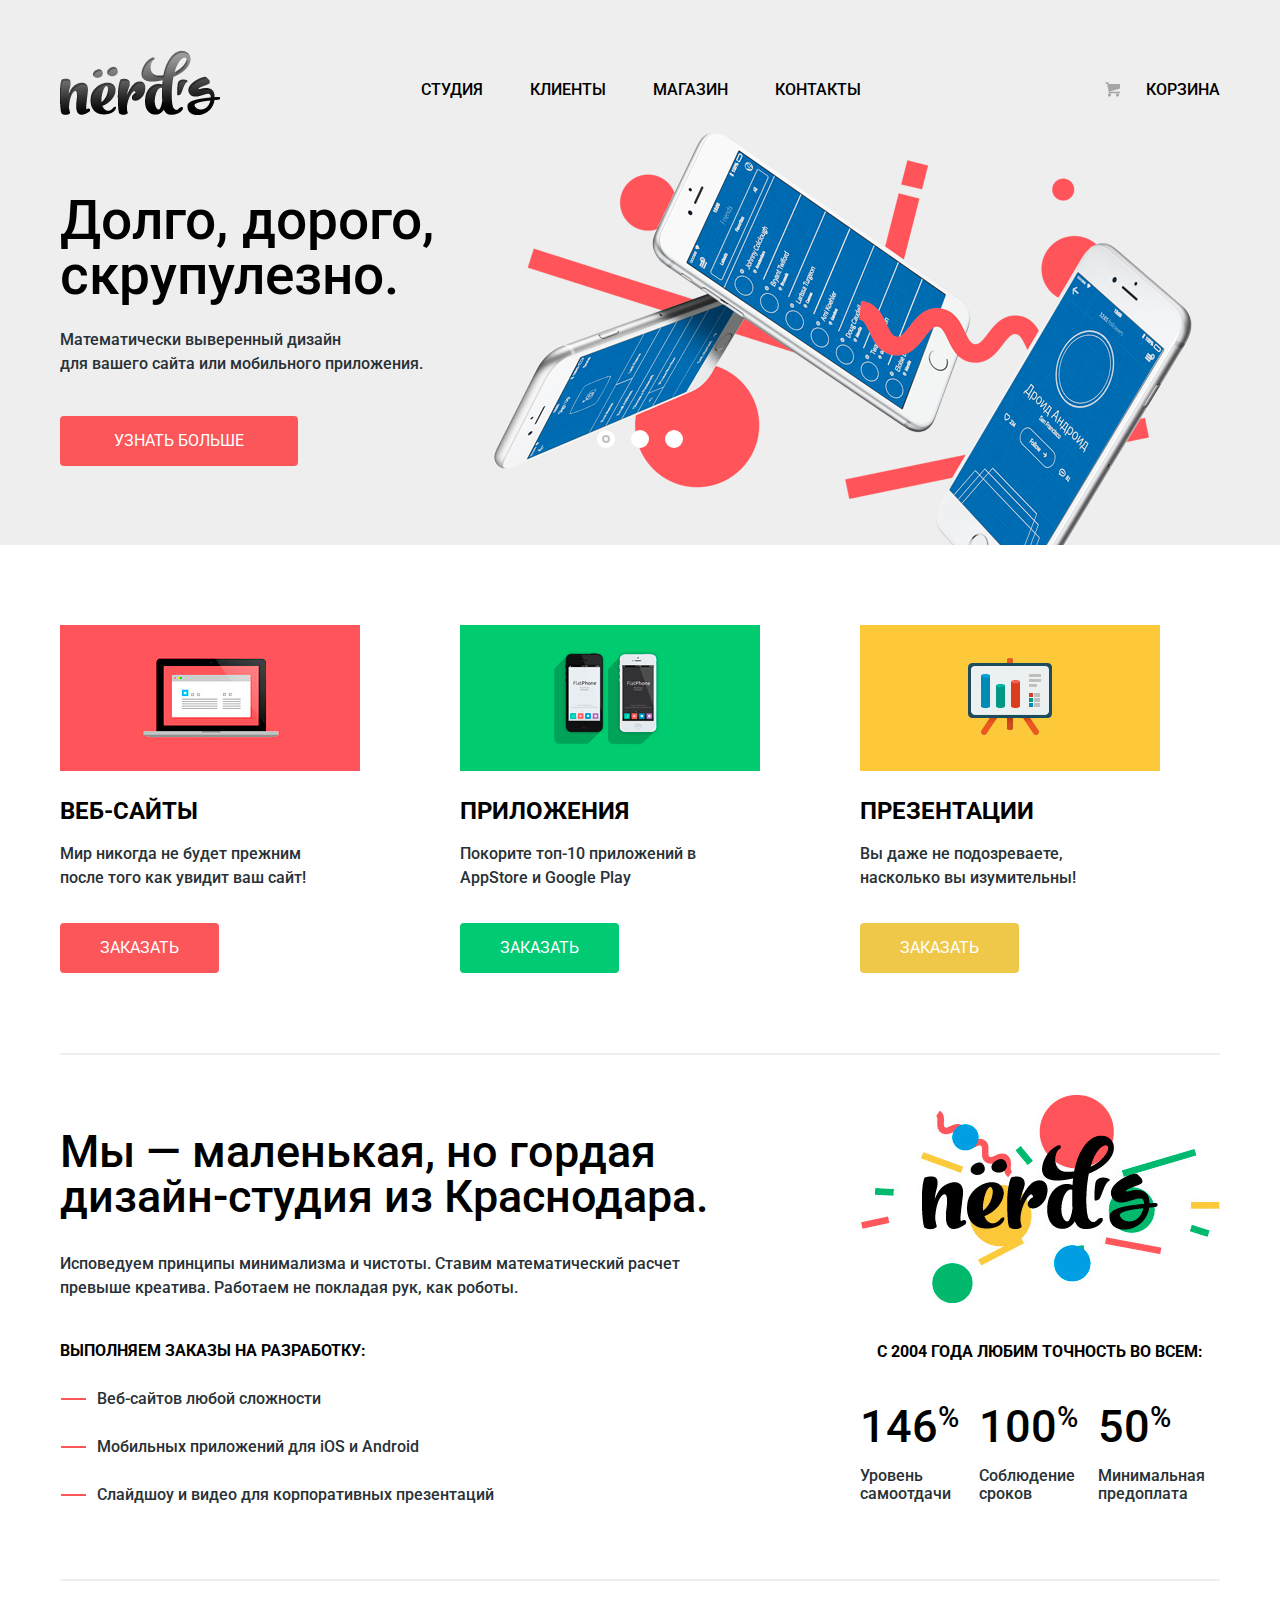
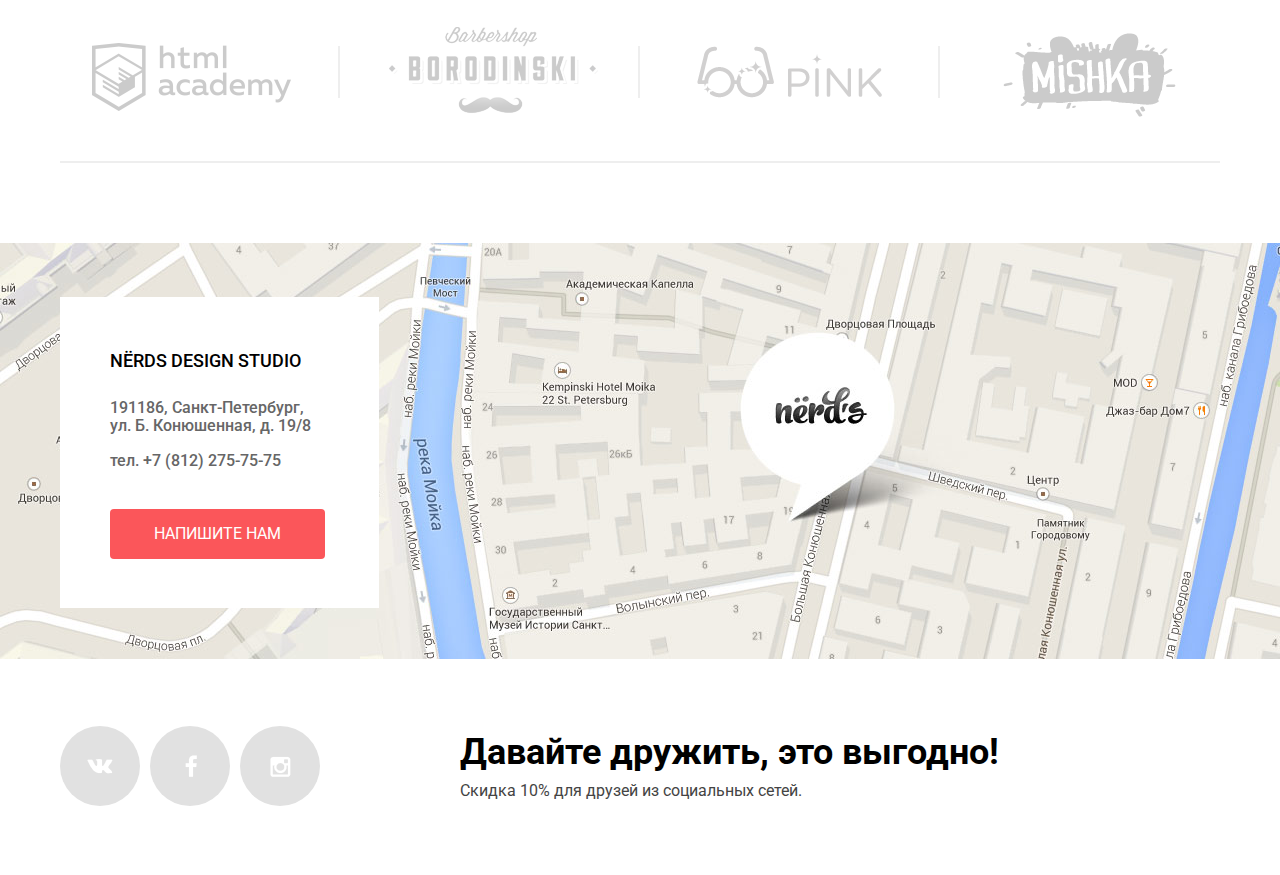
<file: index.html>
<!DOCTYPE html>
<html lang="ru">
  <head>
    <meta charset="utf-8">
    <title>HTML Academy: Нёрдс</title>
    <link href="https://fonts.googleapis.com/css?family=Roboto:400,500,700&amp;subset=cyrillic" rel="stylesheet">
    <link rel="stylesheet" href="css/normalize.css">
    <link href="css/style.css" rel="stylesheet">
  </head>
  <body>
    <header class="main-header">
      <div class="container clearfix">
        <nav class="main-navigation">
          <a class="logo logo-index-page">
            <img src="img/logo-nerds.png" width="160" height="65" alt="Логотип Нердс">
          </a>
          <ul>
            <li>
              <a href="#">Студия</a>
            </li>
            <li>
              <a href="#">Клиенты</a>
            </li>
            <li>
              <a href="catalog.html">Магазин</a>
            </li>
            <li>
              <a href="#">Контакты</a>
            </li>
          </ul>
        </nav>
        <div class="user-block">
          <a class="cart" href="#"><span>Корзина</span></a>
        </div>
      </div>

      <div class="container">
        <div class="slider">
          <input type="radio" id="btn-1" name="toggle" checked>
          <input type="radio" id="btn-2" name="toggle">
          <input type="radio" id="btn-3" name="toggle">
          <div class="slider-controls">
            <label for="btn-1"></label>
            <label for="btn-2"></label>
            <label for="btn-3"></label>
          </div>
          <div class="slides">
            <div class="slide">
              <div class="slider-info">
                <p class="slogan"><b>Долго, дорого, <br> скрупулезно.</b></p>
                <p class="slider-text">Математически выверенный дизайн <br>для вашего сайта или мобильного приложения.</p>
                <a class="btn" href="#">Узнать больше</a>
              </div>
            </div>
            <div class="slide">
              <div class="slider-info">
                <p class="slogan"><b>Любим математику как никто другой</b></p>
                <p class="slider-text">Никакого креатива, только математические формулы для расчета идеальных пропорций.</p>
                <a class="btn" href="#">Узнать больше</a>
              </div>
            </div>
            <div class="slide">
              <div class="slider-info">
                <p class="slogan"><b>Только ночь, <br>только хардкор</b></p>
                <p class="slider-text">Работать днем, как все? Мы против этого. <br>Ближе к полуночи работа только начинается.</p>
                <a class="btn" href="#">Узнать больше</a>
              </div>
            </div>
          </div>
        </div>
      </div>
    </header>


    <main class="container">
      <section class="services clearfix">
        <div class="services-item services-item-1">
          <h2 class="services-name">Веб-сайты</h2>
          <p>Мир никогда не будет прежним после того как увидит ваш сайт!</p>
          <a class="btn" href="#">Заказать</a>
        </div>
        <div class="services-item services-item-2">
          <h2 class="services-name">Приложения</h2>
          <p>Покорите топ-10 приложений в AppStore и Google Play</p>
          <a class="btn" href="#">Заказать</a>
        </div>
        <div class="services-item services-item-3">
          <h2 class="services-name">Презентации</h2>
          <p>Вы даже не подозреваете, насколько вы изумительны!</p>
          <a class="btn" href="#">Заказать</a>
        </div>
      </section>

      <section class="index-content clearfix">
        <div class="index-content-left">
          <p class="about-us"><b>Мы — маленькая, но гордая дизайн-студия из Краснодара. </b></p>
          <p>Исповедуем принципы минимализма и чистоты. Ставим математический расчет превыше креатива. Работаем не покладая рук, как роботы.</p>
          <p class="we-do"><b>Выполняем заказы на разработку:</b></p>
          <ul class="index-content-services">
            <li>Веб-сайтов любой сложности</li>
            <li>Мобильных приложений для iOS и Android</li>
            <li>Слайдшоу и видео для корпоративных презентаций</li>
          </ul>
        </div>
        <div class="index-content-right">
          <img src="img/bg-nerds.jpg" width="360" height="208" alt="Логотип">
          <p><b>с 2004 года Любим точность во всем:</b></p>
          <div class="benefits">
            <div class="benefits-rate">146<sup>%</sup></div >
            <div  class="benefits-value">Уровень самоотдачи</div >
          </div>
          <div class="benefits">
            <div class="benefits-rate">100<sup>%</sup></div>
            <div class="benefits-value">Соблюдение сроков</div>
          </div>
          <div class="benefits">
            <div class="benefits-rate">50<sup>%</sup></div>
            <div class="benefits-value">Минимальная предоплата</div>
          </div>
        </div>
      </section>

      <section class="partners">
        <ul class="logo-partners">
          <li>
            <a href="#">
              <img src="img/logo-htmlacademy.png" width="260" height="180" alt="HTML Academy">
            </a>
          </li>
          <li>
            <a href="#">
              <img src="img/logo-barbershop.png" width="260" height="180" alt="Barbershop Borodinski">
            </a>
          </li>
          <li>
            <a href="#">
              <img src="img/logo-pink.png" width="260" height="180" alt="Pink">
            </a>
          </li>
          <li>
            <a href="#">
              <img src="img/logo-mishka.png" width="260" height="180" alt="Mishka">
            </a>  
          </li>
        </ul>
      </section>
    </main>


    <footer class="main-footer">
      <section class="location">
        <div id="map" class="map"></div>
        <div class="container">
          <div class="contacts">
            <div class="contacts-title">Nërds design studio</div>
            <div class="contacts-catalog-item address">
               191186, Санкт-Петербург, <br>
                ул. Б. Конюшенная, д. 19/8
            </div>
            <div class="contacts-catalog-item tel">тел. +7 (812) 275-75-75</div>
            <a class="btn write-us" href="#">Напишите нам</a>
          </div>
        </div>  
      </section> 
      <div class="container">
        <div class="footer-bottom clearfix">
          <section class="social">
            <a class="social-btn social-btn-vk" href="#">Вконтакте</a>
            <a class="social-btn social-btn-fb" href="#">Фейсбук</a>
            <a class="social-btn social-btn-inst" href="#">Инстаграм</a>
          </section>
          <section class="footer-text">
            <h3 class="join-us">Давайте дружить, это выгодно!</h3>
            <p>Скидка 10% для друзей из социальных сетей.</p>
          </section>
        </div>
      </div>
    </footer>

    <div class="modal-content">
      <button class="modal-content-close" type="button" title="Закрыть">Закрыть</button>
      <h2 class="modal-content-title">Напишите нам</h2>
      <form class="login-form" action="https://echo.htmlacademy.ru" method="post">
        <div class="info clearfix">
          <label class="login-input">
            Ваше имя:
            <input type="text" name="login" placeholder="Представьтесь, пожалуйста">
          </label>
          <label class="email">
            Ваш e-mail:
            <input type="email" name="email" placeholder="Для отправки ответа">
          </label>
        </div>
        <label class="comment">
          Текст письма:
          <textarea name="comment" rows="10" placeholder="В свободной форме"></textarea>
        </label>
        <input class="btn" type="submit" value="Отправить">
      </form>
    </div>
    <div class="modal-overlay"></div>

    <script src="https://api-maps.yandex.ru/2.1/?lang=ru_RU" type="text/javascript"></script>
    <script src="js/script.js"></script>
    <script src="js/modal-content.js"></script>

  </body>
</html>
</file>
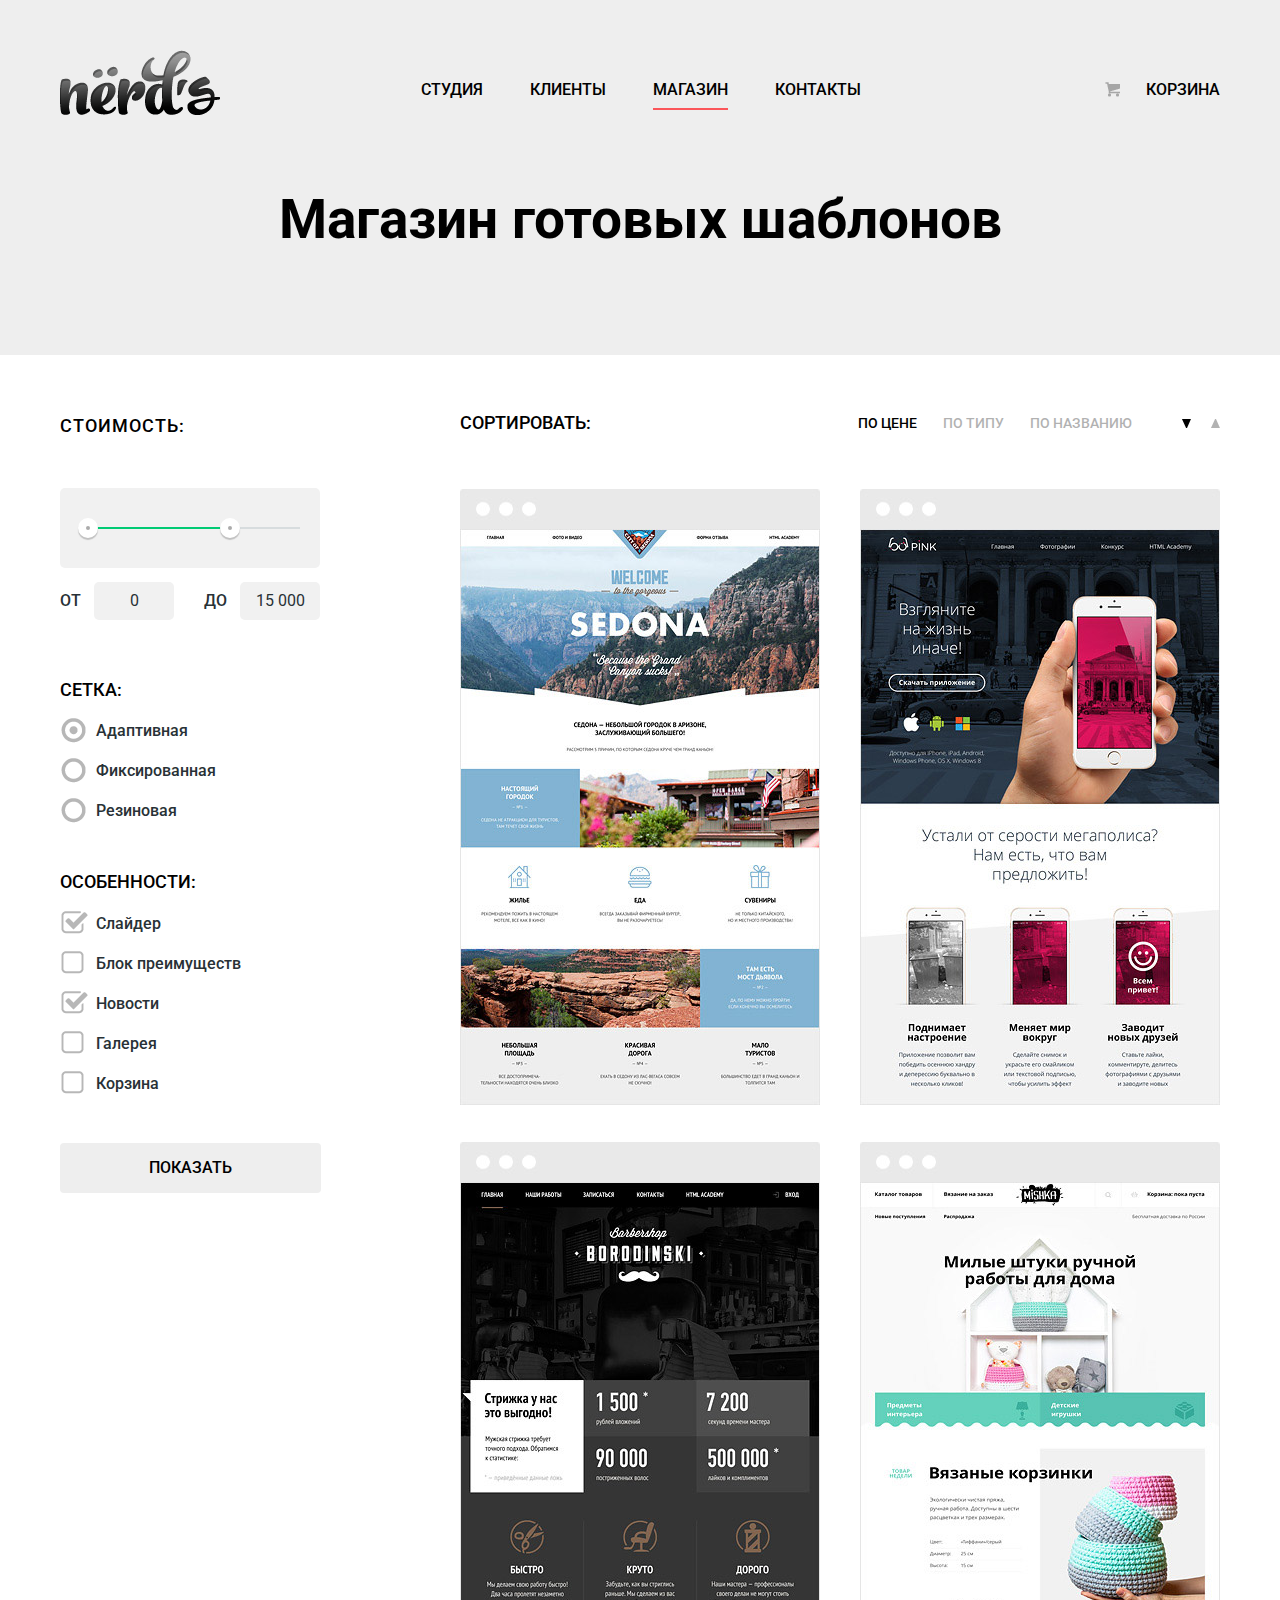
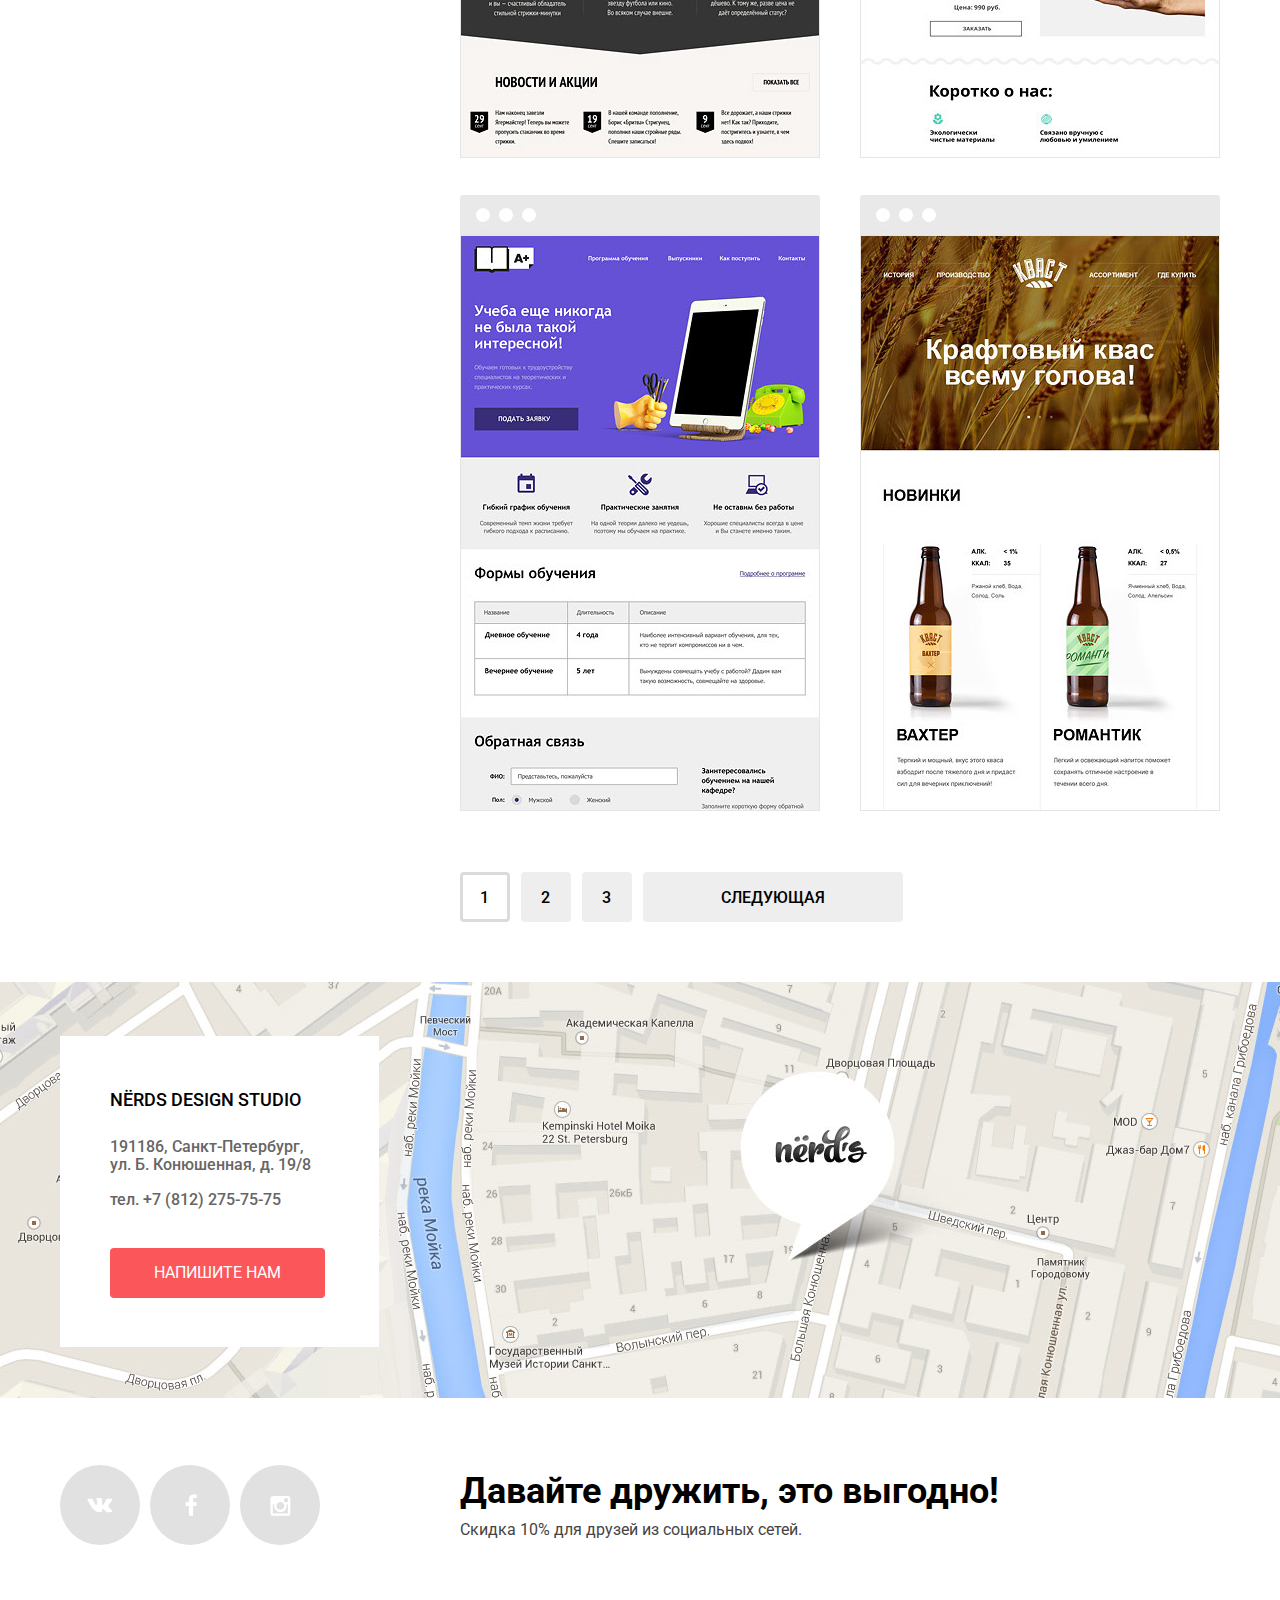
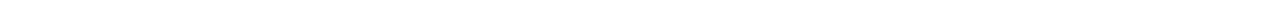
<file: catalog.html>
<!DOCTYPE html>
<html lang="ru">
  <head>
    <meta charset="utf-8">
    <title>HTML Academy: Нёрдс</title>
    <link href="https://fonts.googleapis.com/css?family=Roboto:400,500,700&amp;subset=cyrillic" rel="stylesheet">
    <link rel="stylesheet" href="css/normalize.css">
    <link href="css/style.css" rel="stylesheet">
  </head>
  <body>
    <header class="main-header">
      <div class="container clearfix">
        <nav class="main-navigation">
          <a class="logo" href="index.html">
            <img src="img/logo-nerds.png" width="160" height="65" alt="Логотип Нердс">
          </a>
          <ul>
            <li>
              <a href="#">Студия</a>
            </li>
            <li>
              <a href="#">Клиенты</a>
            </li>
            <li class="active">
              <a>Магазин</a>
            </li>
            <li>
              <a href="#">Контакты</a>
            </li>
          </ul>
        </nav>
        <div class="user-block">
          <a class="cart" href="#">Корзина</a>
        </div>
      </div>
      <div class="container">
        <div class="main-title">
          <h1>Магазин готовых шаблонов</h1>
        </div>
      </div>
    </header>


    <main class="container clearfix">
      <section class="container-left clearfix">
        <form action="https://echo.htmlacademy.ru" method="get">
          <div class="range-filter">
            <p class="filter-title">Стоимость:</p>
            <div class="range-controls">
                <div class="scale">
                    <div class="bar"></div>
                </div>
                <div class="toggle min-toggle"></div>
                <div class="toggle max-toggle"></div>
            </div>
            <div class="price-controls">
                <label class="min-price">от <input name="min-price" type="text" value="0"></label>
                <label class="max-price">до <input name="max-price" type="text" value="15 000"></label>
            </div>
          </div>
          <div class="filter-radiobutton">
            <p class="filter-title">Сетка:</p>
            <ul class="radiobutton">
              <li class="radiobutton-input">
                <input type="radio" name="gridtype" value="Адаптивная" id="adoptive" checked>
                <label class="grid-radiobutton" for="adoptive">Адаптивная</label>
              </li>
              <li class="radiobutton-input">
                <input type="radio" name="gridtype" value="Фиксированная" id="fixed">
                <label class="grid-radiobutton" for="fixed">Фиксированная</label>
              </li>
              <li class="radiobutton-input">
                <input type="radio" name="gridtype" value="Резиновая" id="flex">
                <label class="grid-radiobutton" for="flex">Резиновая</label> 
              </li>
            </ul>  
          </div>
          <div class="filter-checkbox">
            <p class="filter-title">Особенности:</p>
              <ul class="checkbox">
                <li class="checkbox-input">
                  <input type="checkbox" name="slider-field" value="Слайдер" id="slider" checked>
                  <label class="features-checkbox" for="slider">Слайдер</label>
                </li>
                <li class="checkbox-input">
                  <input type="checkbox" name="features-field" value="Блок преимуществ" id="features">
                  <label class="features-checkbox" for="features">Блок преимуществ</label>
                </li>
                <li class="checkbox-input">
                  <input type="checkbox" name="news-field" value="Новости" id="news" checked>
                  <label class="features-checkbox" for="news">Новости</label>
                </li>
                <li>
                  <input type="checkbox" name="gallery-field" value="Галерея" id="gallery">
                  <label class="features-checkbox" for="gallery">Галерея</label>
                </li>
                <li class="checkbox-input">
                  <input type="checkbox" name="cart-field" value="Корзина" id="cart">
                  <label class="features-checkbox" for="cart">Корзина</label>
                </li>
              </ul>
            </div>
            <div class="submit" > 
              <input class="btn" type="submit" value="Показать">
            </div>
        </form> 
      </section>

      <div class="container-right">
        <section class="horizontal-filter clearfix">
          <p class="filter-title">Сортировать:</p>
          <div class="filter-type">
            <a class="active" href="#">По цене</a>
            <a href="#">По типу</a>
            <a href="#">По названию</a>
            <a class="icon icon-down active" href="#">По уменьшению</a>
            <a class="icon icon-up" href="#">По возрастанию</a>
          </div>
        </section>

        <div class="content">
          <section class="catalog">
            <div class="catalog-item">
              <div class="catalog-item-info">
               <a href="#"><h2 class="info-title">Sedona</h2></a>
               <p class="info-text">Информационный сайт для туристов</p>
               <a  class="info-price btn" href="#">9900 руб.</a>
              </div>
              <img src="img/img-sedona.jpg" width="360" height="616" alt="Sedona">
            </div>
            <div class="catalog-item">
                <div class="catalog-item-info">
                  <a href="#"><h2 class="info-title">Pink APP</h2></a>
                  <p class="info-text long-text">Продуктовый лендинг приложения для iOS и Android</p>
                  <a  class="info-price btn" href="#">9900 руб.</a>
                </div>
                <img src="img/img-pink.jpg" width="360" height="616" alt="Pink APP">
            </div>
            <div class="catalog-item">
              <div class="catalog-item-info">
                <a href="#"><h2 class="info-title">Barbershop</h2></a>
                <p class="info-text">Сайт салона красоты. Для мужчин, да.</p>
                <a class="info-price btn" href="#">9900 руб.</a>
              </div>
              <img src="img/img-barbershop.jpg" width="360" height="616" alt="Barbershop Borodinski">
            </div>
            <div class="catalog-item">
              <div class="catalog-item-info">
                <a href="#"><h2 class="info-title">Mishka</h2></a>
                <p class="info-text">Интернет-магазин вязанных игрушек</p>
                <a  class="info-price btn" href="#">9900 руб.</a>
              </div>
              <img src="img/img-mishka.jpg" width="360" height="616" alt="Mishka">
            </div>
            <div class="catalog-item">
              <div class="catalog-item-info">
                <a href="#"><h2 class="info-title">A plus</h2></a>
                <p class="info-text long-text">Лендинг курсов повышения квалификации</p>
                <a  class="info-price btn" href="#">9900 руб.</a>
              </div>
              <img src="img/img-aplus.jpg" width="360" height="616" alt="A plus">
            </div>
            <div class="catalog-item">
              <div class="catalog-item-info">
                <a href="#"><h2 class="info-title">Kvast</h2></a>
                <p class="info-text long-text">Промо-сайт производителя крафтового кваса</p>
                <a class="info-price btn" href="#">9900 руб.</a>
              </div>
              <img src="img/img-kvast.jpg" width="360" height="616" alt="Kvast">
            </div>
          </section>
          <div class="paginator">
            <a class="active" href="#1">1</a>
            <a href="#2">2</a>
            <a href="#3">3</a>
            <a class="next" href="#next">Следующая</a>
          </div>
        </div>
      </div>
    </main>


    <footer class="main-footer">
      <section class="location">
        <div id="map" class="map"></div>
        <div class="container">
          <div class="contacts">
            <div class="contacts-title">Nërds design studio</div>
            <div class="contacts-catalog-item address">
               191186, Санкт-Петербург, <br>
                ул. Б. Конюшенная, д. 19/8
            </div>
            <div class="contacts-catalog-item tel">тел. +7 (812) 275-75-75</div>
            <a class="btn write-us" href="#">Напишите нам</a>
          </div>
        </div>  
      </section> 
      <div class="container">
        <div class="footer-bottom clearfix">
          <section class="social">
            <a class="social-btn social-btn-vk" href="#">Вконтакте</a>
            <a class="social-btn social-btn-fb" href="#">Фейсбук</a>
            <a class="social-btn social-btn-inst" href="#">Инстаграм</a>
          </section>
          <section class="footer-text">
            <h3 class="join-us">Давайте дружить, это выгодно!</h3>
            <p>Скидка 10% для друзей из социальных сетей.</p>
          </section>
        </div>
      </div>
    </footer>

    <div class="modal-content">
      <button class="modal-content-close" type="button" title="Закрыть">Закрыть</button>
      <h2 class="modal-content-title">Напишите нам</h2>
      <form class="login-form" action="https://echo.htmlacademy.ru" method="post">
        <div class="info clearfix">
          <label class="login-input">
            Ваше имя:
            <input type="text" name="login" placeholder="Представьтесь, пожалуйста">
          </label>
          <label class="email">
            Ваш e-mail:
            <input type="email" name="email" placeholder="Для отправки ответа">
          </label>
        </div>
        <label class="comment">
          Текст письма:
          <textarea name="comment" rows="10" placeholder="В свободной форме"></textarea>
        </label>
        <input class="btn" type="submit" value="Отправить">
      </form>
    </div>
    <div class="modal-overlay"></div>

    <script src="https://api-maps.yandex.ru/2.1/?lang=ru_RU" type="text/javascript"></script>
    <script src="js/script.js"></script>
    <script src="js/modal-content.js"></script>

  </body>
</html>
</file>
<file: css/style.css>
html,
body {
  min-width: 1200px;
  min-height: 2475px;
  margin: 0;
  padding: 0;
}

body {
  min-width: 1200px;
  font-weight: 500;
  font-size: 16px;
  line-height: 24px;
  font-family: "Roboto", "Arial" , Sans-Serif;
  color: #283136;
}

.clearfix::after {
  content: "";
  display: table;
  clear: both;
}

.container {
  width: 1160px;
  margin: 0 auto;
  padding: 0 20px;
}

/*Стилизация хэдера*/

.main-header {
  padding-top: 50px; 
  color: #000000;
  background-color: #eeeeee;
}

.main-navigation {
  position: relative;
  float: left;
  width: 980px;
}

.main-navigation .logo {
  float: left;
  padding: 0;
  width: 160px;
  height: 65px;
}

.main-navigation .logo:hover {
  opacity: 0.8;
}

.main-navigation .logo:active {
  opacity: 0.3;
}

.main-navigation .logo-index-page:hover,
.main-navigation .logo-index-page:active {
  opacity: 1;
}

.main-navigation ul {
  margin: 0;
  margin-left: 337px;
  padding: 0;
  list-style: none;
  font-size: 0;
}

.main-navigation li {
  display: inline-block;
  font-size: 16px;
  line-height: 30px;
  vertical-align: top;
}

.main-navigation a {
  display: block;
  padding-top: 25px; 
  padding-left: 24px;
  padding-right: 23px; 
  padding-bottom: 10px;
  color: #000000;
  text-decoration: none;
  text-transform: uppercase;
}

.main-navigation a:hover {
  color: #fb565a;
}

.main-navigation a:active {
  color: #000000;
  opacity: 0.3;
}

.main-navigation .active {
  position: relative;
}

.main-navigation .active::after {
  content: "";
  position: absolute;
  left: 24px;
  bottom: 5px;
  right: 23px;
  height: 2px;
  background-color: #fb565a;
}

.main-navigation .active a:hover,
.main-navigation .active a:active {
  color: #000000;
  opacity: 1;
}

.user-block {
  float: right;
  max-width: 160px;
}

.user-block .active::after {
  content: "";
  position: absolute;
  left: 0px;
  bottom: 5px;
  right: 0px;
  height: 2px;
  background-color: #fb565a;
}

.user-block .active a:hover,
.user-block .active a:active {
  color: #000000;
  opacity: 1;
}

.cart {
  position: relative;
  display: inline-block;
  padding-top: 25px;
  padding-bottom: 10px;
  padding-left: 41px;
  font-size: 16px;
  line-height: 30px;
  vertical-align: top;
  color: #000000;
  text-decoration: none;
  text-transform: uppercase;
}

.cart::before {
  content: "";
  position: absolute;
  top: 32px;
  left: 0px;
  width: 15px;
  height: 15px;
  background: #eeeeee url("../img/spritesheet.png") no-repeat -5px -179px;
}

.cart:hover {
  color: #fb565a;
}

.cart span:active {
  color: #000000;
  opacity: 0.3;
}

.slider {
  position: relative;
  width: 1160px;
  height: 430px;
  margin: 0 auto;
  margin-bottom: 80px;
}

.slider input[type=radio] {
  position: absolute;
  opacity: 0;
}

.slider-controls {
  position: absolute;
  bottom: 105px;
  left: 50%;
  z-index: 1000;
  width: 200px;
  height: 10px;
  margin-left: -100px;
  font-size: 0;
  text-align: center;
}

.slider-controls label {
  position: relative;
  display: inline-block;
  width: 18px;
  height: 18px;
  margin: 0 8px;
  background: #ffffff;
  vertical-align: top;
  border-radius: 50%;
  cursor: pointer;
}

#btn-1:checked ~ .slider-controls label[for="btn-1"]::before,
#btn-2:checked ~ .slider-controls label[for="btn-2"]::before,
#btn-3:checked ~ .slider-controls label[for="btn-3"]::before { 
  content: "";
  position: absolute;
  top: 5px;
  left: 5px;
  width: 4px;
  height: 4px;
  background-color: #ffffff;
  border: 2px solid #c1c1c1;
  border-radius: 50%;
}

.slide {
  position: absolute;
  top: 0;
  left: 0;
  width: 100%;
  height: 100%;
  overflow: hidden;
}

.slider-info {
  width: 518px;
}

.slogan {
  margin: 0;
  margin-top: 78px;
  margin-bottom: 25px;
}

.slogan b {
  font-size: 55px;
  line-height: 55px;
  font-weight: 500;
  text-align: right;
  color: #000000;
}

.slider-text {
  margin: 0;
  margin-bottom: 40px;
  padding-right: 100px;
  font-size: 16px;
  line-height: 24px;
  color: #283136;
}

.btn {
  position: relative;
  display: inline-block;
  padding: 16px 54px;
  font-weight: 400;
  font-size: 16px;
  line-height: 18px;
  font-family:  "Roboto",  "Arial" , Sans-Serif;
  vertical-align: top;
  text-align: center;
  text-transform: uppercase;
  text-decoration: none;
  color: #ffffff;
  background-color: #fb565a;
  border: none;
  cursor: pointer;
  border-radius: 4px;
}

.slider-info .btn {
  margin-bottom: 82px;
}

.slide:nth-child(1) {
  background: #eeeeee url("../img/slider-phones_1.png") no-repeat 100% 100%;
}

.slide:nth-child(2) {
  background: #eeeeee url("../img/slider-computers_1.png") no-repeat 100% 100%;
}

.slide:nth-child(3) {
  background: #eeeeee url("../img/slider-tablets_1.png") no-repeat 100% 100%;
}

.slide {
  display: none;
}

#btn-1:checked ~ .slides .slide:nth-child(1) {
  display: block;
}

#btn-2:checked ~ .slides .slide:nth-child(2) {
  display: block;
}

#btn-3:checked ~ .slides .slide:nth-child(3) {
  display: block;
}

.slider-info .btn:hover {
  background-color: #e74246;
}

.slider-info .btn:active {
  background-color: #d7373b;
  box-shadow: inset 0 3px 0 0 rgba(0, 0, 0, 0.1);
  color: rgba(225, 225, 225, 0.3);
}

/*Стилизация главной страницы*/

.services {
  border-bottom: 2px solid #eeeeee;
}

.services-item {
  position: relative;
  float: left;
  width: 300px;
  margin-right: 100px;
  margin-bottom: 80px;
}

.services-item:nth-child(3n) {
  margin-right: 0px;
}

.services-item-1::before {
  content: "";
  position: absolute;
  top: 0;
  left: 0;
  width: 300px;
  height: 146px;
  background: #eeeeee url("../img/sprite.png") no-repeat 0 -292px;
}

.services-item-2::before {
  content: "";
  position: absolute;
  top: 0;
  left: 0;
  width: 300px;
  height: 146px;
  background: #eeeeee url("../img/sprite.png") no-repeat;
}

.services-item-3::before {
  content: "";
  position: absolute;
  top: 0;
  left: 0;
  width: 300px;
  height: 146px;
  background: #eeeeee url("../img/sprite.png") no-repeat 0 -146px;
}

.services-item  h2 {
  margin-top: 171px;
  margin-bottom: 16px;
  font-size: 24px; 
  line-height: 30px;
  color: #000000;
  text-transform: uppercase;
}

.services-item  p {
  margin-top: 0;
  margin-bottom: 33px;
  padding-right: 20px;
  font-size: 16px; 
  line-height: 24px;
  color: #283136;
}

.services-item .btn {
  padding: 16px 40px;
}

.services-item-1 .btn:hover {
  background-color: #e74246;
}

.services-item-1 .btn:active {
  background-color: #d7373b;
  box-shadow: inset 0 3px 0 0 rgba(0, 0, 0, 0.1);
  color: rgba(225, 225, 225, 0.3);
} 

.services-item-2 .btn {
  background-color: #00ca74;
}

.services-item-2 .btn:hover {
 background-color: #00bc6c;
}

.services-item-2 .btn:active {
  background-color: #00aa62;
  box-shadow: inset 0 3px 0 0 rgba(0, 0, 0, 0.1);
  color: rgba(225, 225, 225, 0.3);
} 

.services-item-3 .btn {
  background-color: #efc84a;
}

.services-item-3 .btn:hover {
  background-color: #eab534;
}

.services-item-3 .btn:active {
  background-color: #e5a722;
  box-shadow: inset 0 3px 0 0 rgba(0, 0, 0, 0.1);
  color: rgba(225, 225, 225, 0.3);
} 

.index-content {
  padding-top: 40px;
  padding-bottom: 72px;
  border-bottom: 2px solid #eeeeee;
}

.index-content-left {
  float: left;
  width: 660px;
}

.index-content-left p {
  margin-top: 0;
  margin-bottom: 39px;
  color: #283136;
}

.index-content-left  .about-us {
  margin-top: 34px;
  margin-bottom: 33px;
}

.about-us b {
  margin: 0;
  padding: 0;
  font-size: 45px;
  line-height: 45px;
  font-weight: 500;
  color: #000000;
}

.index-content-left .we-do {
  margin-bottom: 24px;
}

.we-do b {
  font-size: 16px;
  line-height: 24px;
  color: #000000;
  text-transform: uppercase;
}

.index-content-services {
  margin: 0;
  padding-left: 37px;
  list-style: none;
}

.index-content-services li {
  position: relative;
  margin-top: 24px;
}

.index-content-services li:first-child {
  margin-top: 0px;
}

.index-content-services li::before {
  content: "";
  position: absolute;
  bottom: 11px;
  left: -36px;
  width: 25px;
  height: 2px;
  background-color: #fb565a;
}

.index-content-right {
  float: right;
  width: 360px;
}

.index-content-right img {
  margin-bottom: 30px;
}

.index-content-right p {
  margin-top: 0;
  margin-bottom: 20px;
  text-align: center;
}

.index-content-right b {
  font-size: 16px;
  line-height: 24px;
  color: #000000;
  text-transform: uppercase;
}

.benefits {
  float: left;
  margin-right: 9px;
  padding-top: 38px;
  width: 110px;
}

.benefits-rate {
  margin-bottom: 35px;
  font-size: 45px;
  line-height: 10.06px;
  color: #000000;
}

.benefits-rate sup {
  font-size: 65%;
}

.benefits-value {
  margin: 0;
  font-size: 16px;
  line-height: 18px;
  color: #283136;
}

.partners ul {
  width: 1160px;
  margin: 0;
  padding: 0;
  margin-bottom: 80px;
  vertical-align: top;
  font-size: 0px;
  line-height: 0;
  border-bottom: 2px solid #eeeeee;
}

.logo-partners a {
  text-decoration: none;
}

.logo-partners li {
  position: relative;
  display: inline-block;
  width: 260px;
  margin-right: 40px;
  vertical-align: top;
  cursor: pointer;
}

.logo-partners img {
  opacity: 0.2;
}

.logo-partners li:nth-child(4n) {
  margin-right: 0;
}

.logo-partners li::before {
  content: "";
  position: absolute;
  top: 65px;
  right: -20px;
  width: 2px;
  height: 52px;
  background-color: #eeeeee;
}

.logo-partners li:last-child::before {
  display: none;
}

.logo-partners img:hover {
  opacity: 1;
} 

.logo-partners img:active {
  opacity: 0.1;
} 

/*Стилизация страницы каталога*/

.main-title {
  margin-bottom: 51px;
}

.main-title h1 {
  margin: 0;
  padding-top: 77px;
  padding-bottom: 108px;
  text-align: center;
  font-size: 55px; 
  line-height: 1;
  color: #000000;
}

.container-left {
  float: left;
  width: 260px;
  margin-right: 140px;
}

.filter-title {
  margin: 0;
  font-size: 18px;
  line-height: 30px;
  font-weight: 500;
  text-transform: uppercase;
  color: #000000;
}

.range-filter .filter-title {
  margin-top: 5px;
  margin-bottom: 47px;
  letter-spacing: 1px;
}

.range-filter {
  width: 260px;
  margin-bottom: 55px;
}

.range-controls {
  position: relative;
  margin-bottom: 14px;
  padding: 0 20px;
  padding-top: 39px;
  height: 41px;
  background-color: #f1f1f1;
  border-radius: 5px;
  overflow: hidden;
}

.range-controls .scale {
  height: 2px;
  background-color: #d7dcde;
}

.range-controls .bar {
  width: 70%;
  height: 2px;
  background-color: #00ca74;
}

.range-controls .toggle {
  position: absolute;
  top: 30px;
  left: 30px;
  width: 4px;
  height: 4px;
  border: 8px solid #ffffff;
  background-color: #ababab;
  border-radius: 50%;
  cursor: pointer;
  box-shadow: 0 2px 1px 0 rgba(0, 0, 0, 0.2);
}

.range-controls .min-toggle {
  left: 18px;
}

.range-controls .max-toggle {
  left: 160px;
}

.price-controls {
  font-size: 0;
}

.price-controls label {
  display: inline-block;
  width: 50%;
  font-size: 16px;
  line-height: 22px;
  font-weight: 500;
  vertical-align: top;
  color: #283136;
  text-transform: uppercase;
} 

.max-price {
  text-align: right;
}

.min-price {
  text-align: left;
}

.price-controls input {
  margin-left: 9px;
  padding: 8px 10px;
  width: 60px;
  font-size: 16px;
  line-height: 22px;
  font-family: "Roboto", "Arial" , Sans-Serif;
  font-weight: 400px;
  text-align: center;
  color: #283136;
  background-color: #f1f1f1;
  border: none;
  border-radius: 5px;
}

.filter-radiobutton {
  margin-bottom: 46px;
}

.filter-radiobutton .filter-title {
  margin-bottom: 16px;
}

.filter-radiobutton .radiobutton {
  margin: 0;
  padding: 0;
  padding-left: 36px;
  list-style: none;
}

.radiobutton li {
  position: relative;
  margin-bottom: 20px;
  font-size: 16px;
  line-height: 20px;
  font-weight: 500;
  color: #283136;
}

.grid-radiobutton {
  cursor: pointer;
}

.radiobutton input[type="radio"] {
  display: none;
}

.radiobutton input[type="radio"] + label::before {
  content: "";
  position: absolute;
  top: -3px;
  left: -35px;
  width: 25px;
  height: 25px;
  background: url("../img/spritesheet.png") no-repeat -5px -71px;
  opacity: 0.4;
  cursor: pointer;
}

.radiobutton input[type="radio"]:checked + label::before {
  content: "";
  position: absolute;
  top: -3px;
  left: -35px;
  width: 25px;
  height: 25px;
  background: url("../img/spritesheet.png") no-repeat -5px -106px;
  opacity: 0.4;
  cursor: pointer;
}

.radiobutton input[type="radio"]:hover+ label:hover::before,
.radiobutton input[type="radio"]:checked:hover + label:hover::before {
  opacity: 1;
}

.radiobutton input[type="radio"]:hover+ label:hover,
.radiobutton input[type="radio"]:checked:hover + label:hover {
  color: #000000;
}

.radiobutton input[type="radio"]:disabled+ label::before,
.radiobutton input[type="radio"]:checked:disabled + label::before {
  opacity: 0.1;
  color: rgba(0, 0, 0, 0.3);
}

.radiobutton input[type="radio"]:disabled+ label,
.radiobutton input[type="radio"]:checked:disabled + label {
  color: rgba(0, 0, 0, 0.3);
}

.filter-checkbox {
  margin-bottom: 49px;
}

.filter-checkbox .filter-title {
  margin: 0;
  margin-bottom: 17px;
}

.filter-checkbox .checkbox {
  margin: 0;
  padding: 0;
  padding-left: 36px;
  list-style: none;
}

.filter-checkbox li {
  position: relative;
  margin-bottom: 20px;
  font-size: 16px;
  line-height: 20px;
  font-weight: 500;
  color: #283136;
  cursor: pointer;
}

.features-checkbox{
  cursor: pointer;
}

.checkbox input[type="checkbox"] {
  display: none;
}

.checkbox input[type="checkbox"] + label::before {
  content: "";
  position: absolute;
  top: -3px;
  left: -35px;
  width: 23px;
  height: 23px;
  background: url("../img/spritesheet.png") no-repeat -5px -5px;
  opacity: 0.4;
  cursor: pointer;
}

.checkbox input[type="checkbox"]:checked + label::before{
  content: "";
  position: absolute;
  top: -3px;
  left: -35px;
  width: 27px;
  height: 23px;
  background: url("../img/spritesheet.png") no-repeat -5px -38px;
  opacity: 0.4;
  cursor: pointer;
}

.checkbox input[type="checkbox"]:hover+ label:hover::before,
.checkbox input[type="checkbox"]:checked:hover + label:hover::before {
  opacity: 1;
}

.checkbox input[type="checkbox"]:hover+ label:hover,
.checkbox input[type="checkbox"]:checked:hover + label:hover {
  color: #000000;
}

.checkbox input[type="checkbox"]:disabled+ label::before,
.checkbox input[type="checkbox"]:checked:disabled + label::before {
  opacity: 0.1;
}

.checkbox input[type="checkbox"]:disabled+ label,
.checkbox input[type="checkbox"]:checked:disabled + label {
  color: rgba(0, 0, 0, 0.3);
}

.submit .btn {
  padding: 16px 89px;
  font-weight: 500;
  background-color: #eeeeee;
  color: #000000;
}

.submit .btn:hover {
  background-color: #dfdfdf;
} 

.submit .btn:active {
  background-color: #d5d5d5;
  color: #a8a8a8;
  box-shadow: inset 0 3px 0 0 rgba(0, 0, 0, 0.1);
  color: rgba(0, 0, 0, 0.3);
}

.container-right {
  float: left;
  width: 760px;
  margin-bottom: 60px;
}

.horizontal-filter {
  margin-bottom: 51px;
  padding-top: 2px;
}

.horizontal-filter .filter-title {
  float: left;
  width: 160px;
}

.filter-type {
  position: relative;
  float: right;
  width: 375px;
  font-size: 0;
}

.filter-type a {
  display: inline-block;
  padding: 0 13px;
  font-size: 14px;
  line-height: 18px;
  vertical-align: bottom;
  text-decoration: none;
  text-transform: uppercase;
  color: #000000;
  opacity: 0.3;
}

.filter-type .icon {
  padding: 0;
  padding-bottom: 4px;
  width: 9px;
  height: 9px;
  font-size: 0;
  background: url("../img/spritesheet.png") no-repeat;
}

.filter-type .icon-down {
  margin-left: 37px;
  background-position: -5px -141px;
}

.filter-type .icon-up {
  margin-left: 20px;
  background-position: -5px -160px;
}

.filter-type a:hover {
  opacity: 0.6;
}

.filter-type a:active {
  opacity: 1;
}

.filter-type .active {
  opacity: 1;
}

.catalog {
  margin-bottom: 24px;
  width: 760px;
  font-size: 0px;
}

.catalog-item img {
  width: 360px;
  height: 616px;
}

.catalog-item {
  position: relative;
  display: inline-block;
  height: 616px;
  margin-right: 40px;
  margin-bottom: 37px;
  vertical-align: top;
}

.catalog-item:nth-child(2n) {
  margin-right: 0;
}

.catalog-item .catalog-item-info {
  position: absolute;
  bottom: 0px;
  width: 240px;
  padding: 0 60px;
  background: #eeeeee;
  color: #666666;
}

.catalog-item-info a {
  text-decoration: none;
}

.catalog-item-info h2 {
  margin: 0;
  margin-top: 25px;
  margin-bottom: 17px;
  text-align: center;
  font-size: 18px; 
  line-height: 30px;
  color: #000000;
  text-transform: uppercase;
}

.catalog-item-info p {
  margin-top: 0;
  margin-bottom: 30px;
  padding: 0 20px;
  text-align: center;
  font-size: 16px; 
  line-height: 18px;
  color: #666666;
}

.catalog-item-info .long-text {
  padding-left: 0;
  padding-right: 0;
}

.catalog-item .info-price {
  margin-left: 20px;
  margin-bottom: 43px;
  padding: 16px 63px;
  font-size: 16px;
  line-height: 18px;
  color: #ffffff;
}

.catalog-item:hover {
  box-shadow: 0px 0px 15px 0px rgba(0, 0, 0, 0.5);
}

.catalog-item:hover::before {
  content: "";
  position: absolute;
  width: 360px;
  height: 40px;
  top: 0;
  background: url("../img/browser.png") no-repeat;
}

.catalog-item .catalog-item-info {
  display: none;
}

.catalog-item:hover  .catalog-item-info {
  display: block;
}

.catalog-item .btn:hover {
  background-color: #e74246;
}

.catalog-item .btn:active {
  background-color: #d7373b;
  box-shadow: inset 0 3px 0 0 rgba(0, 0, 0, 0.1);
  color: rgba(225, 225, 225, 0.3);
} 

.paginator {
  width: 443px;
  font-size: 0px;
  white-space: nowrap;
}

.paginator a {
  display: inline-block;
  margin-right: 11px;
  padding: 17px 20px;
  height: 16px;
  min-width: 10px;
  vertical-align: middle;
  font-size: 16px;
  line-height: 18px;
  text-decoration: none;
  text-transform: uppercase;
  color: #000000;
  background-color: #eeeeee;
  border-radius: 4px;
}

.paginator .active {
  padding: 14px 17px;
  border: 3px solid #dbdbdb;
  background-color: #ffffff;
}

.paginator .active:hover,
.paginator .active:active {
  padding: 17px 20px; 
}

.paginator .next {
  padding: 17px 78px;
}
.paginator a:hover {
  background-color: #dfdfdf;
  border: none;
}

.paginator a:active {
  background-color: #d5d5d5;
  box-shadow: inset 0 3px 0 0 #bfbfbf;
  color: rgba(0, 0, 0, 0.3);
  border: none;
}

/*Стилизация футера*/

.location {
  position: relative;
  width: 100%;
  height: 416px;
  background: #e9e5dc url("../img/map-location-nerds.jpg") no-repeat 50% 50%;
}

.map {
  width: 100%;
  height: 100%;
}

.location .container {
  position: relative;
}

.contacts {
  position: absolute;
  bottom: 51px;
  left: 20px;
  z-index: 10;
  width: 219px;
  padding: 49px 50px;
   font-weight: 500;
  background-color: #ffffff;
}

.contacts-title {
  margin-bottom: 23px;
  font-size: 18px;
  line-height: 30px;
  color: #000000;
  text-transform: uppercase;
}

.address {
  margin-bottom: 17px;
  font-size: 16px;
  line-height: 18px;
  color: #666666;
}

.tel {
  margin-bottom: 39px;
  font-size: 16px;
  line-height: 18px;
  color: #666666;
}

.contacts .btn {
  padding: 16px 44px;
}

.contacts .btn:hover {
  background-color: #e74246;
}

.contacts .btn:active {
  background-color: #d7373b;
  box-shadow: inset 0 3px 0 0 rgba(0, 0, 0, 0.1);
  color: rgba(225, 225, 225, 0.3);
} 

.footer-bottom {
  padding: 67px 0;
}

.social {
  float: left;
  width: 260px;
  margin-right: 140px;
  font-size: 0;
}

.social-btn {
  position: relative;
  display: inline-block;
  width: 80px;
  height: 80px;
  margin-right: 10px;
  vertical-align: top;
  text-decoration: none;
  border-radius: 50%;
  background: #e1e1e1;
}

.social-btn-inst {
  margin-right: 0px;
}

.social-btn-vk::before {
  content: "";
  position: absolute;
  top: 33px;
  left: 27px;
  width: 26px;
  height: 15px;
  background: url("../img/spritesheet.png") no-repeat -5px -267px;
}

.social-btn-fb::before {
  content: "";
  position: absolute;
  top: 29px;
  left: 35px;
  width: 12px;
  height: 22px;
  background: url("../img/spritesheet.png") no-repeat -5px -204px;
}

.social-btn-inst::before {
  content: "";
  position: absolute;
  top: 30px;
  left: 30px;
  width: 21px;
  height: 21px;
  background: url("../img/spritesheet.png") no-repeat -5px -236px;
}

.social-btn-vk:active::before,
.social-btn-fb:active::before,
.social-btn-inst:active::before {
  opacity: 0.3;
}

.social-btn:hover {
  background-color: #e74246;
}

.social-btn:active {
  box-shadow: inset 0 3px 0 0 rgba(0, 0, 0, 0.1);
}

.footer-text {
  float: left;
  width: 760px;
}

.footer-text h3 {
  margin: 0;
  margin-top: 8px;
  font-size: 36px;
  line-height: 36px;
  color: #000000;
}

.footer-text p {
  margin: 0;
  padding-top: 10px;
  font-weight: 400;
  font-size: 16px;
  line-height: 22px;
  color: #444444;
}

/* Всплывающая форма */

@keyframes bounce {
  0%   {
    transform: translateY(-2000px);
  }
  70%  {
    transform: translateY(30px);
  }
  90%  {
    transform: translateY(-10px);
  }
  100% {
    transform: translateY(0);
  }
}

@keyframes shake {
  0%, 100% {
    transform: translateX(0);
  }
  10%, 30%, 50%, 70%, 90% {
    transform: translateX(-10px);
  }
  20%, 40%, 60%, 80% {
    transform: translateX(10px);
  }
}

.modal-content {
  position: fixed;
  bottom: 180px;
  left: 50%;
  z-index: 1010;
  display: none;
  margin-left: -480px;
  padding-top: 70px;
  padding-left: 100px;
  padding-right: 100px;
  padding-bottom: 83px;
  width: 760px;
  color: #000000;
  background-color: #ffffff;
  box-shadow: 0 30px 50px rgba(0, 0, 0, 0.7);
}

.modal-overlay {
  position: fixed;
  top: 0;
  left: 0;
  z-index: 1001;
  display: none;
  width: 100%;
  height: 100%;
}

.modal-content-show {
  display: block;
  animation: bounce 0.6s;
}

.modal-error {
  animation: shake 0.6s;
}

.modal-content-close {
  position: absolute;
  top: 80px;
  right: 90px;
  width: 22px;
  height: 22px;
  font-size: 0;
  background-color: transparent;
  border: 0;
  opacity: 0.3;
  cursor: pointer;
}

.modal-content-close::before,
.modal-content-close::after {
  content: "";
  position: absolute;
  top: 8px;
  left: -2px;
  width: 26px;
  height: 4px;
  background-color: #fb565a;
  border-radius: 1px;
}

.modal-content-close::before {
  transform: rotate(45deg);
}

.modal-content-close::after {
  transform: rotate(-45deg);
}

.modal-content-close:hover {
  opacity: 1;
}

.modal-content-close:active {
  opacity: 0.1;
}

.modal-content h2 {
  margin: 0;
  margin-bottom: 42px;
  font-size: 45px;
  line-height: 45px;
  font-weight: 500;
}

.info {
  width: 760px;
}

.login-input {
  float: left;
  width: 360px;
}

.email {
  float: right;
  width: 360px;
}

.modal-content label {
  font-size: 16px;
  font-family: "Roboto", "Arial" , Sans-Serif;
  font-weight: 400px;
  line-height: 18px;
  color: #000000;
}

.modal-content input, 
.modal-content textarea {
  height: 25px;
  border: 2px solid #cccccc;
  border-radius: 5px;
}

.info input {
  margin-top: 7px;
  margin-bottom: 34px;
  padding: 10px 14px;
  width: 92%;
}

.modal-content textarea {
  margin-top: 7px;
  margin-bottom: 38px;
  width: 96%;
  height: 93px;
  padding: 11px 13px;
}

.modal-content input[type="text"]:hover, 
input[type="email"]:hover, 
textarea:hover {
  border: 2px solid #b4b9bb; 
}

.modal-content input[type="text"]:focus, 
input[type="email"]:focus, 
textarea:focus {
  border: 2px solid #000000; 
  color: #000000;
}

/*.modal-content input[type="text"]:invalid, 
input[type="email"]:invalid, 
textarea:invalid {
  border: 2px solid #e74246; 
  color: #e74246;
}*/

.modal-content input[type="text"]::-webkit-input-placeholder, 
input[type="email"]::-webkit-input-placeholder, 
textarea::-webkit-input-placeholder {
  font-size: 16px;
  line-height: 18px;
  font-family: "Roboto", "Arial" , Sans-Serif;
  color:#444444;
  opacity: 0.5;
}

.modal-content input[type="text"]::-moz-placeholder , 
input[type="email"]::-moz-placeholder , 
textarea::-moz-placeholder {
  font-size: 16px;
  line-height: 18px;
  font-family: "Roboto", "Arial" , Sans-Serif;
  color:#444444;
  opacity: 0.5;
}

.modal-content input[type="text"]:-moz-placeholder , 
input[type="email"]:-moz-placeholder , 
textarea:-moz-placeholder {
  font-size: 16px;
  line-height: 18px;
  font-family: "Roboto", "Arial" , Sans-Serif;
  color:#444444;
  opacity: 0.5;
}

.modal-content input[type="text"]:-ms-input-placeholder, 
input[type="email"]:-ms-input-placeholder, 
textarea:-ms-input-placeholder {
  font-size: 16px;
  line-height: 18px;
  font-family: "Roboto", "Arial" , Sans-Serif;
  color:#444444;
  opacity: 0.5;
}

.modal-content input[type="submit"] { 
  display: inline-block;
  padding: 17px 83px;
  width: auto;
  height: auto;
  vertical-align: top;
  border: none;
}

.modal-content input[type="submit"]:hover {
  background-color: #e74246;
}

.modal-content input[type="submit"]:active {
  background-color: #d7373b;
  box-shadow: inset 0 3px 0 0 rgba(0, 0, 0, 0.1);
}
</file>
